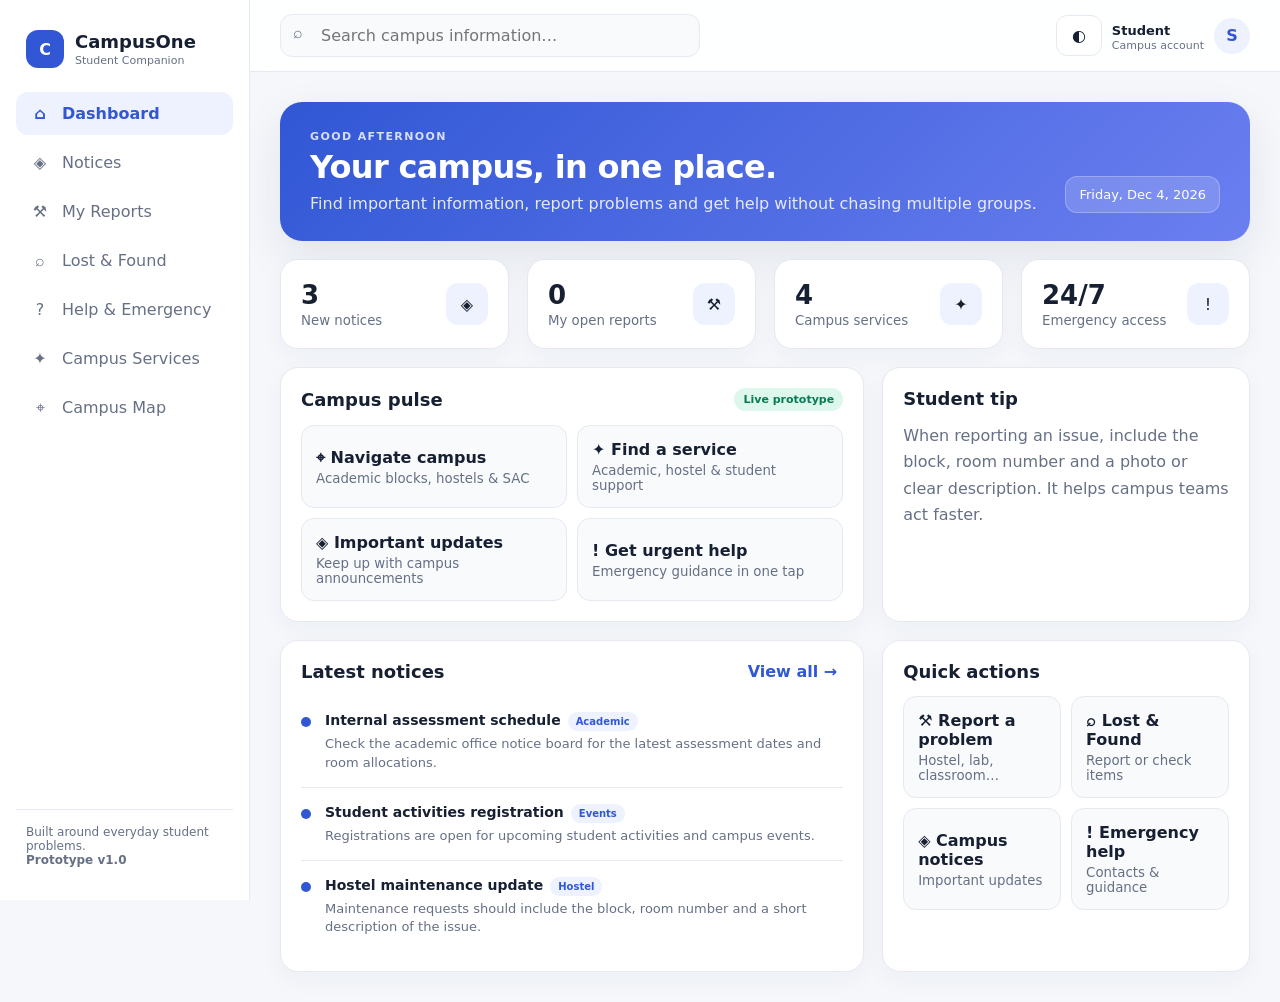
<file: campusone/index.html>
<!DOCTYPE html>
<html lang="en">
<head>
<meta charset="UTF-8">
<meta name="viewport" content="width=device-width, initial-scale=1.0">
<title>CampusOne — Student Companion</title>
<style>
:root{color-scheme:light dark;--bg:light-dark(#f5f7fb,#0b1020);--surface:light-dark(#fff,#121a2b);--surface2:light-dark(#f8fafc,#182238);--text:light-dark(#172033,#eef3ff);--muted:light-dark(#667085,#9eabc2);--line:light-dark(#e5e9f0,#293550);--brand:light-dark(#3157d5,#6f8cff);--brand2:light-dark(#eef2ff,#1c2850);--success:light-dark(#0f8a5f,#43c994);--danger:light-dark(#c83d4d,#ff6f7e);--shadow:0 16px 45px rgba(22,31,61,.09)}*{box-sizing:border-box}body{margin:0;background:var(--bg);color:var(--text);font-family:Inter,ui-sans-serif,system-ui,-apple-system,BlinkMacSystemFont,"Segoe UI",sans-serif}button,input,textarea,select{font:inherit}button{cursor:pointer}.app{min-height:100vh;background:var(--bg)}.shell{display:grid;grid-template-columns:250px 1fr;min-height:100vh}.sidebar{border-right:1px solid var(--line);background:var(--surface);padding:22px 16px;position:sticky;top:0;height:100vh}.logo{display:flex;gap:11px;align-items:center;padding:8px 10px 24px}.logo-mark{width:38px;height:38px;border-radius:12px;background:var(--brand);color:white;display:grid;place-items:center;font-weight:800}.logo b{font-size:18px}.logo span{display:block;color:var(--muted);font-size:11px;margin-top:2px}.nav{display:grid;gap:6px}.nav button{border:0;background:transparent;color:var(--muted);padding:12px 13px;border-radius:12px;text-align:left;display:flex;gap:11px;align-items:center}.nav button:hover,.nav button.active{background:var(--brand2);color:var(--brand);font-weight:700}.nav-icon{width:22px;text-align:center}.sidebar-foot{position:absolute;left:16px;right:16px;bottom:18px;border-top:1px solid var(--line);padding:15px 10px;color:var(--muted);font-size:12px}.main{min-width:0}.topbar{height:72px;border-bottom:1px solid var(--line);background:color-mix(in srgb,var(--surface) 90%,transparent);display:flex;align-items:center;justify-content:space-between;padding:0 30px;position:sticky;top:0;z-index:5;backdrop-filter:blur(12px)}.mobile-menu{display:none}.search{width:min(420px,45vw);position:relative}.search input{width:100%;padding:11px 14px 11px 40px;border:1px solid var(--line);border-radius:12px;background:var(--surface2);color:var(--text);outline:none}.search input:focus{border-color:var(--brand)}.search span{position:absolute;left:13px;top:9px;color:var(--muted)}.profile{display:flex;align-items:center;gap:10px}.avatar{width:36px;height:36px;border-radius:50%;background:var(--brand2);color:var(--brand);display:grid;place-items:center;font-weight:800}.page{padding:30px;max-width:1400px;margin:auto}.view{display:none}.view.active{display:block}.hero{background:linear-gradient(135deg,var(--brand),#6b7ff0);color:white;border-radius:22px;padding:28px 30px;display:flex;justify-content:space-between;gap:24px;align-items:end;box-shadow:var(--shadow)}.hero h1{margin:5px 0 8px;font-size:32px;letter-spacing:-.7px}.hero p{margin:0;opacity:.86}.eyebrow{text-transform:uppercase;font-size:11px;letter-spacing:1.4px;font-weight:800;opacity:.8}.date-pill{background:rgba(255,255,255,.16);border:1px solid rgba(255,255,255,.25);padding:10px 13px;border-radius:12px;white-space:nowrap;font-size:13px}.grid{display:grid;gap:18px}.stats{grid-template-columns:repeat(4,1fr);margin-top:18px}.card{background:var(--surface);border:1px solid var(--line);border-radius:18px;padding:20px;box-shadow:0 8px 25px rgba(30,45,80,.04)}.stat{display:flex;align-items:center;justify-content:space-between}.stat strong{font-size:26px}.stat small{display:block;color:var(--muted);margin-top:3px}.stat-icon{width:42px;height:42px;border-radius:12px;background:var(--brand2);display:grid;place-items:center}.two{grid-template-columns:1.35fr .85fr;margin-top:18px}.section-head{display:flex;justify-content:space-between;align-items:center;margin-bottom:14px}.section-head h2{font-size:18px;margin:0}.link-btn{border:0;background:none;color:var(--brand);font-weight:700}.notice{display:flex;gap:14px;padding:14px 0;border-bottom:1px solid var(--line)}.notice:last-child{border-bottom:0}.dot{width:10px;height:10px;border-radius:50%;background:var(--brand);margin-top:7px;flex:none}.notice b{font-size:14px}.notice p{margin:4px 0 0;color:var(--muted);font-size:13px;line-height:1.45}.tag{display:inline-flex;padding:4px 8px;border-radius:999px;background:var(--brand2);color:var(--brand);font-size:10px;font-weight:800;margin-left:7px}.quick{display:grid;grid-template-columns:repeat(2,1fr);gap:10px}.quick button{border:1px solid var(--line);background:var(--surface2);padding:14px;border-radius:13px;text-align:left;color:var(--text);font-weight:700}.quick button:hover{border-color:var(--brand);transform:translateY(-1px)}.quick small{display:block;color:var(--muted);font-weight:500;margin-top:4px}.table{width:100%;border-collapse:collapse}.table th,.table td{text-align:left;padding:14px 10px;border-bottom:1px solid var(--line);font-size:13px}.table th{color:var(--muted);font-size:11px;text-transform:uppercase;letter-spacing:.7px}.status{padding:5px 9px;border-radius:999px;font-size:11px;font-weight:800}.status.open{background:#fff4d6;color:#a46b00}.status.progress{background:#e8efff;color:#3157d5}.status.done{background:#ddf7ed;color:#087a54}.form{max-width:760px}.form-grid{display:grid;grid-template-columns:1fr 1fr;gap:14px}.field{display:grid;gap:7px;margin-bottom:14px}.field.full{grid-column:1/-1}.field label{font-size:12px;font-weight:800;color:var(--muted)}.field input,.field select,.field textarea{width:100%;border:1px solid var(--line);background:var(--surface2);color:var(--text);border-radius:11px;padding:11px 12px;outline:none}.field textarea{min-height:120px;resize:vertical}.field input:focus,.field select:focus,.field textarea:focus{border-color:var(--brand)}.primary{border:0;background:var(--brand);color:white;padding:11px 17px;border-radius:11px;font-weight:800}.secondary{border:1px solid var(--line);background:var(--surface);color:var(--text);padding:10px 15px;border-radius:11px;font-weight:700}.actions{display:flex;gap:9px;justify-content:flex-end}.empty{padding:35px;text-align:center;color:var(--muted)}.toast{position:fixed;right:24px;bottom:24px;background:var(--text);color:var(--bg);padding:12px 16px;border-radius:12px;font-weight:700;box-shadow:var(--shadow);transform:translateY(100px);opacity:0;transition:.25s;z-index:20}.toast.show{transform:translateY(0);opacity:1}.modal-backdrop{position:fixed;inset:0;background:rgba(0,0,0,.45);display:none;place-items:center;z-index:15;padding:20px}.modal-backdrop.show{display:grid}.modal{background:var(--surface);border:1px solid var(--line);border-radius:18px;width:min(560px,100%);padding:22px;box-shadow:var(--shadow)}.modal h3{margin:0 0 15px}.modal-close{float:right;border:0;background:none;color:var(--muted);font-size:20px}.notice-list{max-width:900px}.notice-big{padding:18px 0;border-bottom:1px solid var(--line)}.notice-big h3{margin:0 0 7px}.notice-big p{color:var(--muted);line-height:1.55;margin:0}.filters{display:flex;gap:9px;flex-wrap:wrap;margin-bottom:16px}.filter{border:1px solid var(--line);background:var(--surface);padding:8px 12px;border-radius:999px;color:var(--muted)}.filter.active{background:var(--brand2);border-color:transparent;color:var(--brand);font-weight:800}.emergency-grid{grid-template-columns:repeat(3,1fr)}.emergency{border-top:4px solid var(--danger)}.emergency h3{margin:0 0 5px}.emergency p{color:var(--muted);font-size:13px}.call{display:inline-block;margin-top:8px;text-decoration:none;color:var(--danger);font-weight:800}.found-item{display:flex;justify-content:space-between;gap:18px;align-items:center}.found-item h3{margin:0 0 5px}.found-item p{margin:0;color:var(--muted);font-size:13px}.fab{display:none}
@media(max-width:900px){.shell{grid-template-columns:1fr}.sidebar{position:fixed;z-index:10;left:-270px;width:250px;transition:.25s}.sidebar.open{left:0}.mobile-menu{display:block;border:0;background:var(--surface2);color:var(--text);width:38px;height:38px;border-radius:10px}.topbar{padding:0 16px}.search{display:none}.page{padding:18px}.stats{grid-template-columns:repeat(2,1fr)}.two{grid-template-columns:1fr}.hero{align-items:start;flex-direction:column}.hero h1{font-size:27px}.emergency-grid{grid-template-columns:1fr}}
@media(max-width:560px){.stats{grid-template-columns:1fr 1fr;gap:10px}.card{padding:16px}.form-grid{grid-template-columns:1fr}.field.full{grid-column:auto}.quick{grid-template-columns:1fr}.hero{padding:22px}.topbar{height:62px}.page{padding:14px}.stat strong{font-size:22px}}
</style>
</head>
<body>
<style>[data-theme="dark"]{color-scheme:dark}[data-theme="light"]{color-scheme:light}</style>
<div class="app">
<div class="shell">
<aside class="sidebar" id="sidebar">
  <div class="logo"><div class="logo-mark">C</div><div><b>CampusOne</b><span>Student Companion</span></div></div>
  <nav class="nav">
    <button class="active" data-view="home"><span class="nav-icon">⌂</span>Dashboard</button>
    <button data-view="notices"><span class="nav-icon">◈</span>Notices</button>
    <button data-view="issues"><span class="nav-icon">⚒</span>My Reports</button>
    <button data-view="lost"><span class="nav-icon">⌕</span>Lost & Found</button>
    <button data-view="help"><span class="nav-icon">?</span>Help & Emergency</button>
    <button data-view="services"><span class="nav-icon">✦</span>Campus Services</button>
    <button data-view="map"><span class="nav-icon">⌖</span>Campus Map</button>
  </nav>
  <div class="sidebar-foot">Built around everyday student problems.<br><b>Prototype v1.0</b></div>
</aside>
<main class="main">
<header class="topbar"><button class="mobile-menu" onclick="toggleSidebar()">☰</button><div class="search"><span>⌕</span><input id="globalSearch" placeholder="Search campus information…"></div><div class="profile"><button class="secondary" id="themeToggle" onclick="toggleTheme()" title="Toggle theme">◐</button><div><b style="font-size:13px">Student</b><div style="font-size:11px;color:var(--muted)">Campus account</div></div><div class="avatar">S</div></div></header>
<div class="page">
<section class="view active" id="home">
  <div class="hero"><div><div class="eyebrow">Good afternoon</div><h1>Your campus, in one place.</h1><p>Find important information, report problems and get help without chasing multiple groups.</p></div><div class="date-pill" id="today"></div></div>
  <div class="grid stats"><div class="card stat"><div><strong id="noticeCount">3</strong><small>New notices</small></div><div class="stat-icon">◈</div></div><div class="card stat"><div><strong id="reportCount">0</strong><small>My open reports</small></div><div class="stat-icon">⚒</div></div><div class="card stat"><div><strong>4</strong><small>Campus services</small></div><div class="stat-icon">✦</div></div><div class="card stat"><div><strong>24/7</strong><small>Emergency access</small></div><div class="stat-icon">!</div></div></div>
  <div class="grid two"><div class="card"><div class="section-head"><h2>Campus pulse</h2><span class="status done">Live prototype</span></div><div class="quick"><button onclick="showView('map')">⌖ Navigate campus<small>Academic blocks, hostels & SAC</small></button><button onclick="showView('services')">✦ Find a service<small>Academic, hostel & student support</small></button><button onclick="showView('notices')">◈ Important updates<small>Keep up with campus announcements</small></button><button onclick="showView('help')">! Get urgent help<small>Emergency guidance in one tap</small></button></div></div><div class="card"><div class="section-head"><h2>Student tip</h2></div><p style="color:var(--muted);line-height:1.65;margin:0">When reporting an issue, include the block, room number and a photo or clear description. It helps campus teams act faster.</p></div></div>
  <div class="grid two"><div class="card"><div class="section-head"><h2>Latest notices</h2><button class="link-btn" onclick="showView('notices')">View all →</button></div><div id="noticePreview"></div></div><div class="card"><div class="section-head"><h2>Quick actions</h2></div><div class="quick"><button onclick="showView('issues');openReport()">⚒ Report a problem<small>Hostel, lab, classroom…</small></button><button onclick="showView('lost')">⌕ Lost & Found<small>Report or check items</small></button><button onclick="showView('notices')">◈ Campus notices<small>Important updates</small></button><button onclick="showView('help')">! Emergency help<small>Contacts & guidance</small></button></div></div></div>
</section>
<section class="view" id="notices"><div class="section-head"><div><div class="eyebrow" style="color:var(--brand)">Stay informed</div><h2 style="font-size:28px;margin:5px 0">Campus Notices</h2></div></div><div class="filters"><button class="filter active" data-filter="All">All</button><button class="filter" data-filter="Academic">Academic</button><button class="filter" data-filter="Events">Events</button><button class="filter" data-filter="Hostel">Hostel</button></div><div class="card notice-list" id="noticeList"></div></section>
<section class="view" id="issues"><div class="section-head"><div><div class="eyebrow" style="color:var(--brand)">Student services</div><h2 style="font-size:28px;margin:5px 0">My Reports</h2></div><button class="primary" onclick="openReport()">+ Report problem</button></div><div class="card"><table class="table"><thead><tr><th>Report</th><th>Location</th><th>Created</th><th>Status</th></tr></thead><tbody id="reportTable"></tbody></table><div id="reportEmpty" class="empty">No reports yet. Use “Report problem” to create your first one.</div></div></section>
<section class="view" id="lost"><div class="section-head"><div><div class="eyebrow" style="color:var(--brand)">Community board</div><h2 style="font-size:28px;margin:5px 0">Lost & Found</h2></div><button class="primary" onclick="openLost()">+ Report item</button></div><div class="card" id="lostList"></div></section>
<section class="view" id="help"><div class="eyebrow" style="color:var(--brand)">When you need help</div><h2 style="font-size:28px;margin:5px 0 18px">Help & Emergency</h2><div class="grid emergency-grid"><div class="card emergency"><h3>National Emergency</h3><p>For an immediate safety or security emergency in India.</p><a class="call" href="tel:112">☎ Call 112</a></div><div class="card emergency"><h3>Medical Help</h3><p>For medical emergencies, contact ambulance services or your campus health team.</p><a class="call" href="tel:108">☎ Call 108</a></div><div class="card emergency"><h3>Hostel Support</h3><p>For urgent hostel issues, contact your warden or residential support.</p><span class="status progress">Use campus contact directory</span></div></div><div class="card" style="margin-top:18px"><h3 style="margin-top:0">Before calling</h3><p style="color:var(--muted);line-height:1.6">Clearly state your name, exact location, what happened, and whether anyone is in immediate danger. For campus-specific support, use your institution's verified warden, security and health-service contacts.</p></div></section>
<section class="view" id="services"><div class="eyebrow" style="color:var(--brand)">Find what you need</div><h2 style="font-size:28px;margin:5px 0 18px">Campus Services</h2><div class="grid" style="grid-template-columns:repeat(2,1fr)"><div class="card"><h3 style="margin-top:0">Academic Office</h3><p style="color:var(--muted);line-height:1.55">Use this space for academic forms, schedules, examination updates and department procedures.</p><button class="secondary" onclick="showView('notices')">View notices</button></div><div class="card"><h3 style="margin-top:0">Hostel Support</h3><p style="color:var(--muted);line-height:1.55">Report room, water, electricity and maintenance issues from one place.</p><button class="secondary" onclick="showView('issues');openReport()">Report an issue</button></div><div class="card"><h3 style="margin-top:0">Student Activities</h3><p style="color:var(--muted);line-height:1.55">Keep event registrations, club announcements and campus activities easier to discover.</p><button class="secondary" onclick="showView('notices')">See events</button></div><div class="card"><h3 style="margin-top:0">Student Help Desk</h3><p style="color:var(--muted);line-height:1.55">A central place for common questions and directions to the right campus support.</p><button class="secondary" onclick="showView('help')">Get help</button></div></div></section>
<section class="view" id="map"><div class="eyebrow" style="color:var(--brand)">Find your way</div><h2 style="font-size:28px;margin:5px 0 18px">Campus Map</h2><div class="card" style="margin-bottom:18px"><div class="section-head"><div><h3 style="margin:0">Campus destinations</h3><p style="color:var(--muted);margin:5px 0 0">Select a destination and open directions in Google Maps.</p></div></div><div class="form-grid"><div class="field"><label>Destination</label><select id="destination"><option value="AB-1, IIIT RK Valley Idupulapaya">AB-1 — Academic Block</option><option value="AB-2, IIIT RK Valley Idupulapaya">AB-2 — Academic Block</option><option value="CSE Department, IIIT RK Valley Idupulapaya">CSE Department</option><option value="ECE Department, IIIT RK Valley Idupulapaya">ECE Department</option><option value="EEE Department, IIIT RK Valley Idupulapaya">EEE Department</option><option value="BH-1, IIIT RK Valley Idupulapaya">BH-1 Hostel</option><option value="BH-2, IIIT RK Valley Idupulapaya">BH-2 Hostel</option><option value="GH-1, IIIT RK Valley Idupulapaya">GH-1 Hostel</option><option value="GH-2, IIIT RK Valley Idupulapaya">GH-2 Hostel</option><option value="Student Activity Center, IIIT RK Valley Idupulapaya">SAC — Student Activity Center</option><option value="Library, IIIT RK Valley Idupulapaya">Library</option><option value="Gym, IIIT RK Valley Idupulapaya">Gym</option></select></div><div class="field" style="align-self:end"><button class="primary" onclick="openDirections()">⌖ Get directions</button></div></div><div class="grid" style="grid-template-columns:repeat(3,1fr)"><div class="card"><h3 style="margin-top:0">Academic</h3><p style="color:var(--muted)">AB-1 · AB-2 · CSE · ECE · EEE · Civil · MME · ME</p></div><div class="card"><h3 style="margin-top:0">Hostels</h3><p style="color:var(--muted)">BH-1 · BH-2 · GH-1 · GH-2</p></div><div class="card"><h3 style="margin-top:0">Student Areas</h3><p style="color:var(--muted)">SAC · Sports · Gym · Library</p></div></div></div><div class="card"><h3 style="margin-top:0">Indoor navigation</h3><p style="color:var(--muted);line-height:1.6">Floor-by-floor room navigation is ready for a future verified campus layout. This version deliberately avoids inventing indoor routes or room locations.</p><span class="status progress">Awaiting verified floor plans</span></div></section>
</div></main></div></div>
<div class="toast" id="toast"></div>
<div class="modal-backdrop" id="modal"><div class="modal" id="modalContent"></div></div>
<script>
const notices=[
 {title:'Internal assessment schedule',cat:'Academic',text:'Check the academic office notice board for the latest assessment dates and room allocations.',date:'Today'},
 {title:'Student activities registration',cat:'Events',text:'Registrations are open for upcoming student activities and campus events.',date:'Yesterday'},
 {title:'Hostel maintenance update',cat:'Hostel',text:'Maintenance requests should include the block, room number and a short description of the issue.',date:'2 days ago'}
];
let lostItems=[{item:'Black calculator',location:'CSE Lab 2',time:'Today',type:'Lost'},{item:'Blue water bottle',location:'Sports area',time:'Yesterday',type:'Found'}];
function escapeHTML(s){return String(s).replace(/[&<>'"]/g,c=>({'&':'&amp;','<':'&lt;','>':'&gt;',"'":'&#39;','"':'&quot;'}[c]));}
function getReports(){return JSON.parse(localStorage.getItem('campusReports')||'[]')}
function saveReports(r){localStorage.setItem('campusReports',JSON.stringify(r))}
function showView(id){document.querySelectorAll('.view').forEach(v=>v.classList.remove('active'));document.getElementById(id).classList.add('active');document.querySelectorAll('.nav button').forEach(b=>b.classList.toggle('active',b.dataset.view===id));document.getElementById('sidebar').classList.remove('open');window.scrollTo({top:0,behavior:'smooth'});render()}
function toggleSidebar(){document.getElementById('sidebar').classList.toggle('open')}
function toast(msg){const t=document.getElementById('toast');t.textContent=msg;t.classList.add('show');setTimeout(()=>t.classList.remove('show'),2600)}
function render(){
 document.getElementById('noticePreview').innerHTML=notices.slice(0,3).map(n=>`<div class="notice"><div class="dot"></div><div><b>${escapeHTML(n.title)}<span class="tag">${escapeHTML(n.cat)}</span></b><p>${escapeHTML(n.text)}</p></div></div>`).join('');
 document.getElementById('noticeList').innerHTML=notices.map(n=>`<div class="notice-big"><span class="tag" style="margin:0 0 8px">${escapeHTML(n.cat)}</span><h3>${escapeHTML(n.title)}</h3><p>${escapeHTML(n.text)}</p><small style="color:var(--muted);display:block;margin-top:8px">${escapeHTML(n.date)}</small></div>`).join('');
 const reports=getReports();document.getElementById('reportCount').textContent=reports.filter(r=>r.status!=='Resolved').length;document.getElementById('reportTable').innerHTML=reports.map(r=>`<tr><td><b>${escapeHTML(r.problem)}</b><div style="color:var(--muted);margin-top:3px">#${escapeHTML(r.id)}</div></td><td>${escapeHTML(r.location)}</td><td>${escapeHTML(r.date)}</td><td><span class="status ${r.status==='Resolved'?'done':r.status==='In progress'?'progress':'open'}">${escapeHTML(r.status)}</span></td></tr>`).join('');document.getElementById('reportEmpty').style.display=reports.length?'none':'block';
 document.getElementById('lostList').innerHTML=lostItems.length?lostItems.map(x=>`<div class="found-item" style="padding:15px 0;border-bottom:1px solid var(--line)"><div><h3>${escapeHTML(x.item)}</h3><p>${escapeHTML(x.type)} · ${escapeHTML(x.location)} · ${escapeHTML(x.time)}</p></div><span class="status ${x.type==='Found'?'done':'open'}">${escapeHTML(x.type)}</span></div>`).join(''):'<div class="empty">No items reported.</div>';
}
function openReport(){document.getElementById('modalContent').innerHTML=`<button class="modal-close" onclick="closeModal()">×</button><h3>Report a campus problem</h3><form onsubmit="submitReport(event)"><div class="form-grid"><div class="field"><label>Location</label><input id="rLocation" required placeholder="e.g. BH-1, Room 203"></div><div class="field"><label>Category</label><select id="rCat"><option>Hostel</option><option>Classroom</option><option>Laboratory</option><option>Mess</option><option>Electricity / Water</option><option>Other</option></select></div><div class="field full"><label>Problem</label><textarea id="rProblem" required placeholder="Describe what needs attention…"></textarea></div></div><div class="actions"><button type="button" class="secondary" onclick="closeModal()">Cancel</button><button class="primary">Submit report</button></div></form>`;document.getElementById('modal').classList.add('show')}
function submitReport(e){e.preventDefault();const reports=getReports();reports.unshift({id:'CP-'+String(Date.now()).slice(-6),location:document.getElementById('rLocation').value,problem:document.getElementById('rProblem').value,category:document.getElementById('rCat').value,date:new Date().toLocaleDateString(undefined,{day:'2-digit',month:'short'}),status:'Open'});saveReports(reports);closeModal();render();toast('Problem reported successfully');showView('issues')}
function openLost(){document.getElementById('modalContent').innerHTML=`<button class="modal-close" onclick="closeModal()">×</button><h3>Report a lost or found item</h3><form onsubmit="submitLost(event)"><div class="form-grid"><div class="field"><label>Item</label><input id="lItem" required placeholder="e.g. ID card"></div><div class="field"><label>Type</label><select id="lType"><option>Lost</option><option>Found</option></select></div><div class="field full"><label>Location</label><input id="lLocation" required placeholder="Where was it lost/found?"></div></div><div class="actions"><button type="button" class="secondary" onclick="closeModal()">Cancel</button><button class="primary">Post item</button></div></form>`;document.getElementById('modal').classList.add('show')}
function submitLost(e){e.preventDefault();lostItems.unshift({item:document.getElementById('lItem').value,location:document.getElementById('lLocation').value,time:'Just now',type:document.getElementById('lType').value});closeModal();render();toast('Lost & Found post added')}
function closeModal(){document.getElementById('modal').classList.remove('show')}
document.querySelectorAll('.nav button').forEach(b=>b.addEventListener('click',()=>showView(b.dataset.view)));
document.getElementById('modal').addEventListener('click',e=>{if(e.target.id==='modal')closeModal()});
document.getElementById('globalSearch').addEventListener('keydown',e=>{if(e.key==='Enter'){const q=e.target.value.toLowerCase();const hit=notices.find(n=>(n.title+' '+n.text+' '+n.cat).toLowerCase().includes(q));showView('notices');if(q&&!hit)toast('No matching notice found');e.target.value=''}});
document.querySelectorAll('.filter').forEach(b=>b.addEventListener('click',()=>{document.querySelectorAll('.filter').forEach(x=>x.classList.remove('active'));b.classList.add('active');const f=b.dataset.filter;document.getElementById('noticeList').innerHTML=notices.filter(n=>f==='All'||n.cat===f).map(n=>`<div class="notice-big"><span class="tag" style="margin:0 0 8px">${escapeHTML(n.cat)}</span><h3>${escapeHTML(n.title)}</h3><p>${escapeHTML(n.text)}</p><small style="color:var(--muted);display:block;margin-top:8px">${escapeHTML(n.date)}</small></div>`).join('')||'<div class="empty">No notices in this category.</div>'}));
function openDirections(){const q=document.getElementById('destination').value;window.open('https://www.google.com/maps/search/?api=1&query='+encodeURIComponent(q),'_blank','noopener');}
function toggleTheme(){const dark=document.documentElement.dataset.theme==='dark';document.documentElement.dataset.theme=dark?'light':'dark';localStorage.setItem('campusTheme',dark?'light':'dark');document.getElementById('themeToggle').textContent=dark?'◐':'☀';}
const savedTheme=localStorage.getItem('campusTheme');if(savedTheme){document.documentElement.dataset.theme=savedTheme;document.getElementById('themeToggle').textContent=savedTheme==='dark'?'☀':'◐';}
document.getElementById('today').textContent=new Date().toLocaleDateString(undefined,{weekday:'long',day:'numeric',month:'short',year:'numeric'});render();
</script>
</body>
</html>
</file>
